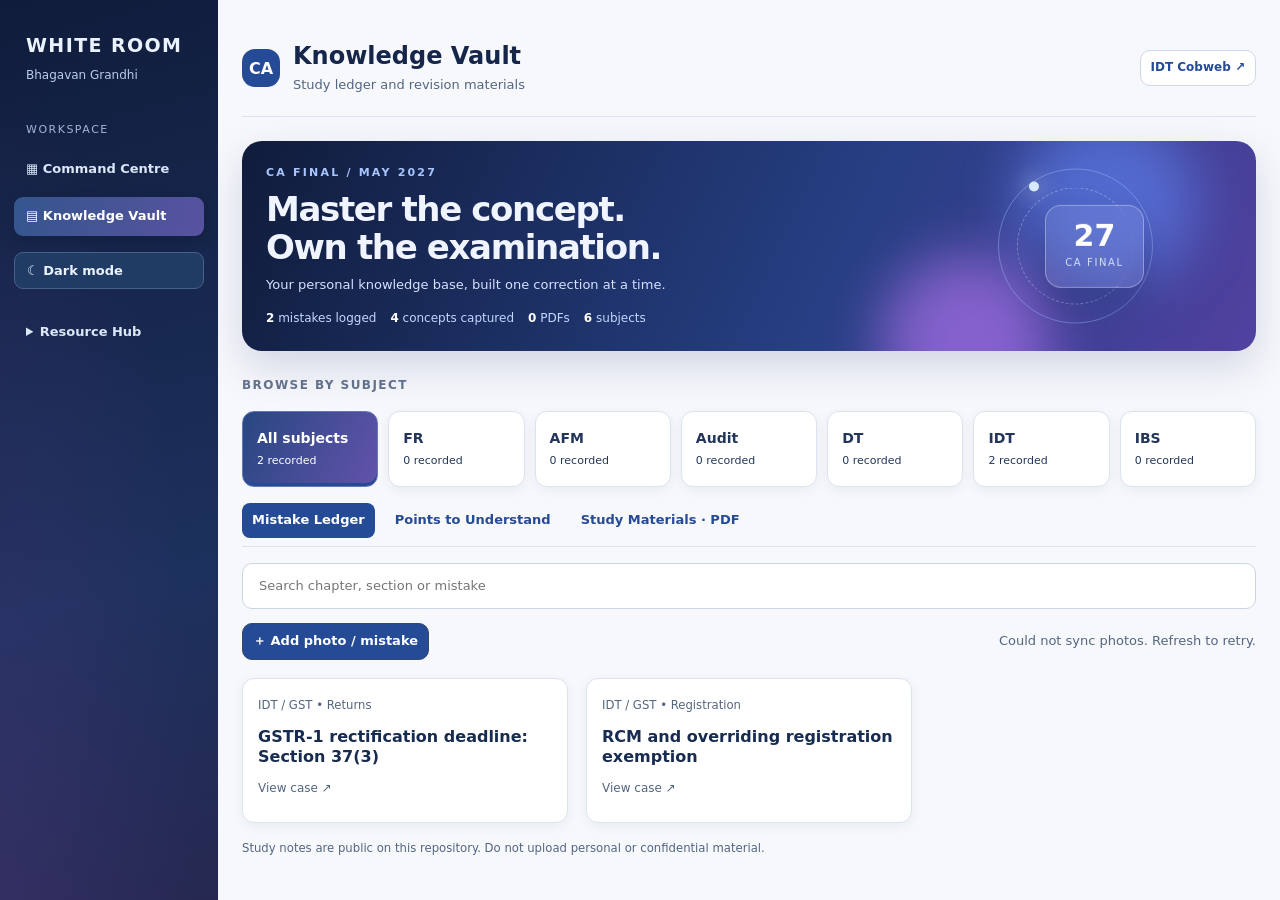
<file: index.html>
<!doctype html><html lang="en"><meta charset="utf-8"><meta name="viewport" content="width=device-width,initial-scale=1"><title>White Room | Knowledge Vault</title><style>*{box-sizing:border-box}body{margin:0;background:#0b1020;color:#edf2ff;font:16px system-ui}main{max-width:1060px;margin:auto;padding:32px 20px}h1{font-size:clamp(32px,5vw,56px);margin:10px 0}p{color:#b7c4db;line-height:1.5}.tabs{display:flex;flex-wrap:wrap;gap:8px;margin:25px 0}button,input{font:inherit;padding:12px;border-radius:10px;border:1px solid #374766;background:#17233c;color:#fff}button{cursor:pointer}button.active{background:#4959bb}input{width:100%}article{background:#131e33;border:1px solid #35425f;border-radius:18px;padding:20px;margin:18px 0}small{color:#aebcda}img{width:100%;height:auto;border-radius:12px}.empty{padding:30px;text-align:center;color:#aebcda}a{color:#a8baff}body{background:#f1f5f9;color:#18243b}main{max-width:1200px}p,small{color:#536680}h1{color:#15264a}.tabs{display:grid;grid-template-columns:repeat(auto-fit,minmax(135px,1fr));gap:15px}.tabs button{min-height:112px;background:white;color:#23365a;border:1px solid #dbe3ef;box-shadow:0 3px 12px #162c5510;font-weight:700;font-size:19px;display:flex;flex-direction:column;align-items:center;justify-content:center;gap:9px}.tabs button.active{background:#254a96;color:white;border-color:#254a96}.tabs button small{font-size:12px;color:inherit;font-weight:400}input{background:white;color:#18243b;border-color:#cbd5e1}#cards{display:grid;grid-template-columns:repeat(auto-fit,minmax(min(100%,300px),1fr));gap:18px}article{background:white;border:1px solid #dbe3ef;box-shadow:0 3px 12px #162c5510;margin:0;cursor:pointer}article h2{font-size:20px;color:#172c50}article img{display:none}article.open img{display:block;margin:15px 0}article a{color:#254a96;display:inline-block;margin-top:12px}article .hint{color:#536680;font-size:14px}article.open{grid-column:1/-1}article.open img{max-width:850px} .empty{color:#536680}#cards{grid-template-columns:repeat(auto-fill,minmax(min(100%,245px),1fr));margin-top:18px;align-items:start}article{min-height:145px;padding:18px;transition:transform .15s,box-shadow .15s}article:hover{transform:translateY(-3px);box-shadow:0 8px 22px #162c5520}article h2{font-size:18px;margin:12px 0}article:focus-visible{outline:3px solid #6488dc}dialog{width:min(760px,92vw);max-height:88dvh;padding:0;border:1px solid #dbe3ef;border-radius:18px;background:white;color:#18243b;box-shadow:0 25px 90px #14213e55;overflow:hidden}dialog::backdrop{background:#111c35aa;backdrop-filter:blur(3px)}.modal-head{padding:15px 20px;display:flex;align-items:center;justify-content:space-between;gap:12px;border-bottom:1px solid #dbe3ef}.modal-head h2{font-size:18px;margin:0}.modal-body{padding:16px;max-height:calc(88dvh - 76px);overflow:auto;text-align:center}.modal-body img{display:block;width:auto;max-width:100%;max-height:68dvh;margin:auto;object-fit:contain}.modal-body a{display:inline-block;margin:12px;color:#254a96}.close{background:#edf1f8;color:#18243b;border:0;min-width:42px;font-size:22px;padding:7px}body:has(dialog[open]){overflow:hidden}#addPhoto{background:#254a96;margin:12px 0 0;font-weight:700}.upload-form{text-align:left;display:grid;gap:12px}.upload-form label{display:grid;gap:5px;font-weight:600}.upload-form select,.upload-form input{width:100%;padding:11px;border:1px solid #cbd5e1;border-radius:9px;background:white;color:#18243b;font:inherit}.upload-form button{background:#254a96}.upload-form p{margin:0;font-size:13px}.upload-form #uploadStatus{white-space:pre-wrap;color:#254a96}.toolbar{display:flex;justify-content:space-between;align-items:center;gap:12px;flex-wrap:wrap}.toolbar button{margin:0!important}#syncStatus{font-size:13px;color:#536680}#sections{display:flex;gap:10px;margin:0 0 18px;flex-wrap:wrap}#sections button{background:white;color:#254a96;border:1px solid #cbd5e1;font-weight:600}#sections button.active{background:#254a96;color:white}#caseModal .modal-body img.tall{max-height:none;width:100%;height:auto}body{background:#f7f8fc;color:#18243b}main{max-width:1280px;padding:0 22px 32px}.site-head{display:flex;align-items:center;justify-content:space-between;gap:18px;padding:22px 0;border-bottom:1px solid #dce3ef}.brand{display:flex;align-items:center;gap:13px}.brand-mark{display:grid;place-items:center;background:#254a96;color:white;width:46px;height:46px;border-radius:13px;font-weight:800;font-size:19px}.site-head h1{font-size:clamp(20px,3vw,30px);margin:0}.site-head p{margin:4px 0 0;font-size:13px}.head-actions{display:flex;align-items:center;gap:10px}.forum-link{display:inline-flex;align-items:center;gap:8px;text-decoration:none;color:#254a96;border:1px solid #cbd8ee;background:white;border-radius:10px;padding:10px 14px;font-weight:700;font-size:14px;white-space:nowrap}.forum-link:hover{background:#eaf1ff}.workspace-label{font-size:12px;letter-spacing:.12em;font-weight:800;color:#65748d;margin:26px 0 8px}.tabs{margin:10px 0 22px;grid-template-columns:repeat(auto-fit,minmax(125px,1fr));gap:12px}.tabs button{min-height:84px;border-radius:12px;align-items:flex-start;padding:14px;gap:6px}.tabs button.active{background:#e8efff;color:#254a96;border-color:#6488d5;box-shadow:inset 0 -3px #254a96}.tabs button small{color:inherit}#sections{border-bottom:1px solid #dce3ef;padding-bottom:8px;margin-bottom:16px}#sections button{border:0;background:transparent;border-radius:8px}#sections button.active{background:#254a96}#search{margin-bottom:14px;border-radius:10px;padding:13px 16px}.toolbar{margin-bottom:8px}article{border-radius:12px;min-height:145px}.dark{background:#101827;color:#e7eefc}.dark h1,.dark article h2{color:#e7eefc}.dark p,.dark small,.dark .workspace-label,.dark .hint,.dark #syncStatus{color:#a8b8d4}.dark .site-head,.dark #sections{border-color:#34415b}.dark article,.dark .tabs button,.dark #search,.dark .forum-link,.dark dialog{background:#1b2941;color:#e7eefc;border-color:#34415b}.dark .tabs button.active,.dark #sections button.active{background:#355b9e;color:white}.dark #sections button{color:#b7caed}.dark .modal-head{border-color:#34415b}.dark .modal-body a{color:#a8c5ff}.theme-toggle{background:white;color:#254a96;border:1px solid #cbd8ee;padding:10px;min-width:42px}.dark .theme-toggle{background:#1b2941;color:white;border-color:#34415b}@media(max-width:600px){main{padding:0 12px 24px}.site-head{align-items:flex-start;gap:8px}.brand-mark{display:none}.forum-link{padding:9px;font-size:12px}.head-actions{gap:5px}.site-head p{font-size:11px}.tabs{grid-template-columns:repeat(3,1fr)}.tabs button{min-height:72px;font-size:16px}}/* Cinematic motion layer */ .hero{position:relative;isolation:isolate;overflow:hidden;margin:24px 0 12px;min-height:220px;border-radius:24px;background:linear-gradient(115deg,#101c3b,#263f83 58%,#5141a0);color:white;padding:32px;display:flex;align-items:center;box-shadow:0 16px 40px #192e6829}.hero-copy{position:relative;z-index:2;max-width:65%;animation:enter .7s both}.hero .eyebrow{font-size:11px;letter-spacing:.2em;color:#a9c5ff;font-weight:800}.hero h2{font-size:clamp(28px,4vw,47px);line-height:1.08;margin:12px 0;letter-spacing:-.04em}.hero p{color:#d5e1ff;margin:0;font-size:14px}.hero-art{position:absolute;right:1%;top:0;width:48%;height:100%;pointer-events:none;overflow:hidden;z-index:1}.orb{position:absolute;border-radius:50%;filter:blur(28px);opacity:.55;animation:drift 9s ease-in-out infinite alternate}.orb.one{width:180px;height:180px;background:#658cff;right:10%;top:-30px}.orb.two{width:170px;height:170px;background:#c67dff;right:40%;bottom:-75px;animation-delay:-4s}.orbit{position:absolute;width:185px;height:185px;border:1px solid #a6c5ff66;border-radius:50%;right:19%;top:50%;transform:translateY(-50%);animation:spin 18s linear infinite}.orbit:before{content:'';position:absolute;inset:18px;border:1px dashed #d2dfff66;border-radius:50%}.orbit:after{content:'';position:absolute;top:12px;left:30px;width:10px;height:10px;background:#d7e8ff;border-radius:50%;box-shadow:0 0 22px #fff}.float-card{position:absolute;right:21%;top:50%;transform:translateY(-50%);padding:18px 23px;border:1px solid #ffffff55;border-radius:16px;background:#ffffff16;backdrop-filter:blur(9px);box-shadow:0 18px 35px #050b2844;text-align:center;animation:floatcard 5s ease-in-out infinite}.float-card strong{display:block;font-size:38px;line-height:1}.float-card span{font-size:10px;letter-spacing:.16em;color:#d5e1ff}.hero-stats{display:flex;gap:18px;flex-wrap:wrap;margin-top:20px;font-size:13px;color:#c6d6ff}.hero-stats b{color:white}.tabs button,article,.forum-link,#sections button,#addPhoto,.theme-toggle{transition:transform .22s ease,box-shadow .22s ease,background .22s ease,border-color .22s ease}.tabs button:hover,.forum-link:hover,#addPhoto:hover{transform:translateY(-3px);box-shadow:0 8px 24px #3858a329}.tabs button:active,article:active,#addPhoto:active{transform:scale(.98)}article{animation:enter .35s both;animation-delay:var(--delay,0ms)}article:hover{border-color:#7796dd;transform:translateY(-4px)}dialog[open]{animation:pop .24s cubic-bezier(.2,.8,.2,1) both}dialog[open]::backdrop{animation:fade .25s both}@keyframes enter{from{opacity:0;transform:translateY(12px)}to{opacity:1;transform:translateY(0)}}@keyframes pop{from{opacity:0;transform:translateY(14px) scale(.96)}to{opacity:1;transform:translateY(0) scale(1)}}@keyframes fade{from{opacity:0}to{opacity:1}}@keyframes drift{to{transform:translate(-45px,30px) scale(1.2)}}@keyframes spin{from{transform:translateY(-50%) rotate(0)}to{transform:translateY(-50%) rotate(360deg)}}@keyframes floatcard{50%{transform:translateY(calc(-50% - 9px))}}@media(max-width:600px){.hero{min-height:190px;padding:22px;border-radius:17px}.hero-copy{max-width:85%}.hero-art{opacity:.48;width:45%}.float-card{right:0;padding:10px}.float-card strong{font-size:25px}.orbit{right:-60px}.hero-stats{gap:9px;font-size:11px}}@media(prefers-reduced-motion:reduce){*,*::before,*::after{animation:none!important;transition:none!important}}#pdfPreview{width:100%;height:64dvh;border:1px solid #cbd5e1;border-radius:10px;background:white}#pdfPreview[hidden]{display:none}.pdf-badge{display:inline-block;padding:4px 8px;border-radius:5px;background:#fee2e2;color:#991b1b;font-size:11px;font-weight:800;margin-bottom:8px}.air-sidebar{position:fixed;inset:0 auto 0 0;width:218px;padding:24px 14px;background:#122445;color:#eaf1ff;z-index:20;display:flex;flex-direction:column;gap:8px;overflow:auto}.air-sidebar .air-brand{font-size:25px;font-weight:800;letter-spacing:1px;padding:8px 12px 20px}.air-sidebar .air-label{font-size:11px;letter-spacing:1.5px;color:#a3b6d7;padding:10px 12px 4px}.air-sidebar a{display:block;text-decoration:none;color:#dce7fa;padding:12px;border-radius:9px;font-size:14px;font-weight:600}.air-sidebar a:hover,.air-sidebar a[aria-current=page]{background:#34568d;color:#fff}.air-sidebar .air-bottom{margin-top:auto}body{padding-left:218px} @media(max-width:760px){body{padding-left:0}.air-sidebar{position:sticky;top:0;width:100%;height:auto;padding:8px;flex-direction:row;align-items:center;overflow-x:auto;gap:4px}.air-sidebar .air-brand{font-size:16px;padding:8px}.air-sidebar .air-label{display:none}.air-sidebar a{white-space:nowrap;font-size:12px;padding:9px}.air-sidebar .air-bottom{margin:0}}.air-sidebar .air-owner{display:block;font-size:13px;font-weight:500;letter-spacing:0;color:#b9ccea;margin-top:7px;white-space:nowrap}@media(max-width:760px){.air-sidebar .air-owner{font-size:10px;margin-top:3px}}.air-sidebar .air-theme{margin:8px 0;padding:11px 12px;background:#203b64;border:1px solid #45618a;color:#eaf1ff;text-align:left;border-radius:9px;font:600 14px system-ui;cursor:pointer}.air-sidebar .air-theme:hover{background:#34568d}body.dark{color-scheme:dark;background:#101827;color:#e7eefc}body.dark h1,body.dark h2,body.dark h3{color:#e7eefc}body.dark p,body.dark small,body.dark .notice{color:#aebed8}body.dark .metric,body.dark .panel,body.dark .card,body.dark .subject-card{background:#1b2941;border-color:#34415b;color:#e7eefc}body.dark .metric strong{color:#a8c5ff}body.dark input,body.dark select,body.dark textarea{background:#142137;color:#e7eefc;border-color:#435371}body.dark input::placeholder,body.dark textarea::placeholder{color:#91a3be}body.dark .subject-tabs{background:#1b2941}body.dark .subject-tabs button,body.dark .subject-picker button,body.dark .nav button,body.dark button.secondary{background:#243652;color:#dce8ff;border-color:#435371}body.dark .subject-tabs button.active,body.dark .subject-picker button.active,body.dark .nav button.active{background:#4569aa;color:white}body.dark th{background:#243652;color:#dce8ff}body.dark th,body.dark td,body.dark .subject-details{border-color:#34415b}body.dark a{color:#a8c5ff}body.dark .hero p{color:#dce7ff}body.dark .air-sidebar{background:#0b1426}body.dark .air-sidebar a[aria-current=page]{background:#34568d;color:white}body.dark progress{background:#101827}body.dark .hero{border-color:#34415b} @media(max-width:760px){.air-sidebar .air-theme{white-space:nowrap;font-size:12px;margin:0;padding:9px}}/* AIR27 cinematic visual system */.hero{position:relative;isolation:isolate;overflow:hidden;min-height:230px;border-radius:24px;background:linear-gradient(115deg,#101c3b,#263f83 58%,#5141a0);color:white;padding:32px;display:flex;align-items:center;box-shadow:0 16px 40px #192e6829}.hero-copy{position:relative;z-index:2;max-width:72%;animation:airEnter .7s both}.hero .eyebrow{font-size:11px;letter-spacing:.2em;color:#a9c5ff;font-weight:800}.hero h2,body.dark .hero h2{color:#f0f4ff;font-size:clamp(28px,3.6vw,47px);line-height:1.08;margin:12px 0;letter-spacing:-.04em}.hero p,body.dark .hero p{color:#d5e1ff;margin:0;font-size:14px}.hero-art{position:absolute;right:1%;top:0;width:48%;height:100%;pointer-events:none;overflow:hidden;z-index:1}.orb{position:absolute;border-radius:50%;filter:blur(28px);opacity:.55;animation:airDrift 9s ease-in-out infinite alternate}.orb.one{width:180px;height:180px;background:#658cff;right:10%;top:-30px}.orb.two{width:170px;height:170px;background:#c67dff;right:40%;bottom:-75px;animation-delay:-4s}.orbit{position:absolute;width:185px;height:185px;border:1px solid #a6c5ff66;border-radius:50%;right:19%;top:50%;transform:translateY(-50%);animation:airSpin 18s linear infinite}.orbit:before{content:'';position:absolute;inset:18px;border:1px dashed #d2dfff66;border-radius:50%}.orbit:after{content:'';position:absolute;top:12px;left:30px;width:10px;height:10px;background:#d7e8ff;border-radius:50%;box-shadow:0 0 22px #fff}.float-card{position:absolute;right:21%;top:50%;transform:translateY(-50%);padding:18px 23px;border:1px solid #ffffff55;border-radius:16px;background:#ffffff16;backdrop-filter:blur(9px);box-shadow:0 18px 35px #050b2844;text-align:center;animation:airFloat 5s ease-in-out infinite}.float-card strong{display:block;font-size:38px;line-height:1;color:white}.float-card span{font-size:10px;letter-spacing:.16em;color:#d5e1ff}.hero-stats{display:flex;gap:18px;flex-wrap:wrap;margin-top:20px;font-size:13px;color:#c6d6ff}.hero-stats b{color:white}.air-sidebar,body.dark .air-sidebar{background:radial-gradient(ellipse at 0% 100%,#49377966,transparent 65%),linear-gradient(165deg,#101c3b,#1d315e 65%,#262851)}.air-sidebar a[aria-current=page],body.dark .air-sidebar a[aria-current=page]{background:linear-gradient(110deg,#34568d,#5952a0);box-shadow:0 4px 14px #08142e55}.metric,.subject-card,body.dark .metric,body.dark .subject-card{position:relative;overflow:hidden;isolation:isolate}.metric:after,.subject-card:after{content:'';position:absolute;z-index:-1;inset:0;pointer-events:none;background:radial-gradient(ellipse at 100% 0%,#658cff24,transparent 65%),radial-gradient(ellipse at 0% 100%,#a785ff13,transparent 60%)}body.dark .metric:after,body.dark .subject-card:after{background:radial-gradient(ellipse at 100% 0%,#658cff29,transparent 65%),radial-gradient(ellipse at 0% 100%,#a785ff18,transparent 60%)}.subject-card:hover,.metric:hover{box-shadow:0 8px 24px #384c8b25}.subject-tabs button.active,body.dark .subject-tabs button.active,.subject-picker button.active,body.dark .subject-picker button.active,.tabs button.active,body.dark .tabs button.active{background:linear-gradient(115deg,#284781,#6252ab);color:white;border-color:#6678ba}.section-title h2{letter-spacing:-.025em}.panel{box-shadow:0 6px 22px #172c5010}body.dark .panel{box-shadow:0 6px 22px #050b2822}@keyframes airEnter{from{opacity:0;transform:translateY(12px)}to{opacity:1;transform:translateY(0)}}@keyframes airDrift{to{transform:translate(-45px,30px) scale(1.2)}}@keyframes airSpin{to{transform:translateY(-50%) rotate(360deg)}}@keyframes airFloat{50%{transform:translateY(calc(-50% - 7px))}}@media(max-width:600px){.hero{min-height:190px;padding:22px;border-radius:17px}.hero-copy{max-width:90%}.hero-art{opacity:.35;width:45%}.float-card{right:0;padding:10px}.float-card strong{font-size:25px}.orbit{right:-60px}.hero-stats{gap:9px;font-size:11px}}@media(prefers-reduced-motion:reduce){.hero-copy,.orb,.orbit,.float-card{animation:none!important}}/* Compact everyday typography */body{font-size:14px;line-height:1.45}main{padding:20px 24px}h1,.site-head h1{font-size:24px;line-height:1.2}h2{font-size:18px;line-height:1.3}h3{font-size:15px}button,input,select,textarea{font-size:13px;padding:8px 10px}.hero{min-height:190px;padding:24px;border-radius:20px}.hero h2,body.dark .hero h2{font-size:clamp(24px,2.7vw,34px);line-height:1.12;margin:9px 0}.hero p,body.dark .hero p{font-size:13px}.hero-stats{font-size:12px;margin-top:15px;gap:14px}.float-card strong{font-size:30px}.orbit{width:155px;height:155px}.float-card{padding:15px 19px}.metric,.panel{padding:14px}.metric strong{font-size:21px}.subject-card{padding:14px}.subject-card strong{font-size:23px}.subject-details b{font-size:14px}.subject-card small,.metric small{font-size:12px}.subject-grid{gap:12px}.tabs{gap:10px;margin:16px 0}.tabs button{font-size:14px;min-height:76px;gap:5px}.tabs button small{font-size:11px}article{padding:15px}article h2,.modal-head h2{font-size:16px}article .hint{font-size:12px}th,td{font-size:13px;padding:8px}.lecture-status{font-size:12px;min-width:104px}.air-sidebar .air-brand{font-size:21px}.air-sidebar .air-owner{font-size:12px}.air-sidebar a,.air-sidebar .air-theme{font-size:13px;padding:10px 12px}.brand-mark{width:38px;height:38px;font-size:16px}.forum-link{font-size:12px;padding:8px 10px}@media(max-width:760px){main{padding:14px}.air-sidebar .air-brand{font-size:15px}.air-sidebar .air-owner{font-size:10px}.air-sidebar a,.air-sidebar .air-theme{font-size:12px;padding:8px}.hero{min-height:170px;padding:20px}.hero h2,body.dark .hero h2{font-size:25px}.hero-stats{font-size:11px;gap:9px}}.air-links{margin:8px 0;min-width:0}.air-links summary{cursor:pointer;padding:10px 12px;color:#dce7fa;font-weight:600;font-size:13px}.air-link-row{display:flex;align-items:center;gap:2px}.air-link-row a{flex:1;min-width:0;overflow-wrap:anywhere}.air-link-row button,.air-add-link{background:#203b64;color:#dce7fa;border:1px solid #45618a;border-radius:7px;padding:6px 9px;font:12px system-ui;cursor:pointer}.air-add-link{margin:5px 12px}.air-links-form{padding:8px;display:grid;gap:7px}.air-links-form input{width:100%;min-width:0;font-size:12px}.air-links-form p{font-size:11px;color:#c6d6ff;margin:0}.air-links-form button{font-size:12px}.air-links-form[hidden]{display:none!important}@media(max-width:760px){.air-links{margin:0}.air-links[open]{position:fixed;top:65px;right:8px;width:min(280px,90vw);max-height:70vh;overflow:auto;background:#172c50;padding:8px;border:1px solid #45618a;border-radius:10px;box-shadow:0 8px 24px #0005}.air-links summary{white-space:nowrap;font-size:12px}}.air-sidebar .air-brand{font-size:19px;letter-spacing:1.4px;white-space:nowrap}@media(max-width:760px){.air-sidebar .air-brand{font-size:14px;letter-spacing:.7px}}</style><body><aside class="air-sidebar" aria-label="White Room navigation"><div class="air-brand">WHITE ROOM<span class="air-owner">Bhagavan Grandhi</span></div><div class="air-label">WORKSPACE</div><a href="performance.html">▦ Command Centre</a><a href="index.html#ledger" aria-current="page">▤ Knowledge Vault</a><button type="button" class="air-theme" id="airTheme" aria-pressed="false">☾ Dark mode</button><details class="air-links" id="essentialLinks"><summary>Resource Hub</summary><div id="airLinkList"></div><button type="button" class="air-add-link" id="airAddLink">＋ Add link</button><form class="air-links-form" id="airLinkForm" hidden><input id="airLinkName" placeholder="Link name" maxlength="80" required><input id="airLinkUrl" type="url" placeholder="https://..." required><button type="submit">Save link</button><button type="button" id="airCancelLink">Cancel</button><p id="airLinkMessage" role="status"></p></form></details></aside><main><header class="site-head"><div class="brand"><div class="brand-mark" aria-hidden="true">CA</div><div><h1>Knowledge Vault</h1><p>Study ledger and revision materials</p></div></div><div class="head-actions"><a class="forum-link" href="https://forum.idtwizard.in/" target="_blank" rel="noopener noreferrer">IDT Cobweb ↗</a></div></header><section class="hero" aria-label="Study overview"><div class="hero-copy"><div class="eyebrow">CA FINAL / MAY 2027</div><h2>Master the concept.<br>Own the examination.</h2><p>Your personal knowledge base, built one correction at a time.</p><div class="hero-stats"><span><b id="heroMistakes">0</b> mistakes logged</span><span><b id="heroPoints">0</b> concepts captured</span><span><b id="heroPdfs">0</b> PDFs</span><span><b>6</b> subjects</span></div></div><div class="hero-art" aria-hidden="true"><i class="orb one"></i><i class="orb two"></i><i class="orbit"></i><div class="float-card"><strong>27</strong><span>CA FINAL</span></div></div></section><div class="workspace-label">BROWSE BY SUBJECT</div><nav class="tabs" id="tabs"></nav><nav id="sections" aria-label="Study categories"><button id="mistakesTab">Mistake Ledger</button><button id="pointsTab">Points to Understand</button><button id="materialsTab">Study Materials · PDF</button></nav><input id="search" placeholder="Search chapter, section or mistake"><div class="toolbar"><button id="addPhoto">＋ Add photo / mistake</button><small id="syncStatus" role="status"></small></div><div id="cards"></div><p><small>Study notes are public on this repository. Do not upload personal or confidential material.</small></p></main><dialog id="caseModal" aria-labelledby="caseTitle"><div class="modal-head"><h2 id="caseTitle"></h2><button class="close" id="closeCase" aria-label="Close chart">×</button></div><div class="modal-body"><img id="caseImage" alt=""><iframe id="pdfPreview" title="PDF document preview" hidden></iframe><a id="caseLink" target="_blank" rel="noopener">Open original chart ↗</a></div></dialog><dialog id="uploadModal" aria-labelledby="uploadTitle"><div class="modal-head"><h2 id="uploadTitle">Add a mistake photo</h2><button class="close" id="closeUpload" aria-label="Close">×</button></div><div class="modal-body"><form id="photoForm" class="upload-form"><label>Subject<select id="photoSubject" required><option>FR</option><option>AFM</option><option>Audit</option><option>DT</option><option>IDT</option><option>IBS</option></select></label><label>Category<select id="photoCategory"><option value="mistake">Mistake Ledger</option><option value="point">Points to Understand</option><option value="pdf">Study Materials · PDF</option></select></label><label>Chapter / topic<input id="photoChapter" required maxlength="120" placeholder="e.g. GST registration"></label><label>Document / entry title<input id="photoTitle" required maxlength="160" placeholder="What did you get wrong?"></label><label id="fileLabel">Photo or PDF<input id="photoFile" type="file" accept="image/png,image/jpeg,image/webp,application/pdf,.pdf" required></label><label>GitHub fine-grained access token<input id="photoToken" type="password" autocomplete="off" required placeholder="Contents: Read and write"></label><p>Use a token restricted to this repository. It is used only for this upload, never stored. Uploaded files will be PUBLIC on GitHub and available across devices. Upload only material you own or have permission to share publicly. Do not upload paid faculty books, confidential or personal information.</p><button id="savePhoto" type="submit">Save to Mistake Ledger</button><p id="uploadStatus" role="status"></p></form></div></dialog><script>const subjects=['All','FR','AFM','Audit','DT','IDT','IBS'];let selected='All',category='mistake';const sectionOf=e=>e.category==='pdf'?'pdf':e.category==='point'?'point':'mistake';const entries=[{subject:'IDT',chapter:'GST • Returns',title:'GSTR-1 rectification deadline: Section 37(3)',image:'mistakes/idt/gstr1-rectification-001.svg',tags:'August 2023 December 2023 November 2024 annual return GSTR-9 amendment error omission deadline',category:'mistake'},{subject:'IDT',chapter:'GST • Registration',title:'RCM and overriding registration exemption',image:'mistakes/idt/registration-001.svg',tags:'Section 22 23 24 notification 5/2017 XYZ Associates'},{subject:'IDT',chapter:'GST • Returns',title:'When GSTR-1 liability exceeds GSTR-3B: five cases',image:'points/idt/gstr1-3b-001.svg',tags:'Rule 88C DRC-01B DRC-03 ITC GSTR-1A IFF Rule 59 duplicate invoice excess payment rate mismatch',category:'point'},{subject:'IDT',chapter:'GST • Refunds',title:'Refund of unutilised ITC: Section 54(3)',image:'points/idt/refund-itc-001.svg',tags:'zero rated supplies LUT inverted duty structure Rule 89(4) Rule 89(5) accumulated input tax credit',category:'point'},{subject:'IDT',chapter:'GST • Refunds',title:'Unjust enrichment: six refund exceptions',image:'points/idt/refund-unjust-enrichment-001.svg',tags:'Section 54 Rule 89 declaration CA CMA certificate export IGST unutilised ITC refund voucher wrong classification electronic cash ledger URP unregistered person consumer welfare fund',category:'point'},{subject:'IDT',chapter:'GST • Refunds',title:'Deemed exports: ITC and refund (no double benefit)',image:'points/idt/deemed-export-refund-001.svg',tags:'deemed export EOU AA EPCG ITC refund bank journal entries circular 172 blocked credit',category:'point'}];const modal=document.getElementById('caseModal');document.getElementById('closeCase').onclick=()=>modal.close();modal.addEventListener('click',ev=>{if(ev.target===modal){const r=modal.getBoundingClientRect();if(ev.clientX<r.left||ev.clientX>r.right||ev.clientY<r.top||ev.clientY>r.bottom)modal.close()}});modal.addEventListener('close',()=>{document.getElementById('pdfPreview').src='about:blank'});function showCase(e){const frame=document.getElementById('pdfPreview'),pic=document.getElementById('caseImage'),anchor=document.getElementById('caseLink');if(sectionOf(e)==='pdf'){document.getElementById('caseTitle').textContent=e.title;pic.style.display='none';frame.hidden=false;frame.src=e.pdf;anchor.href=e.pdf;anchor.removeAttribute('download');anchor.target='_blank';anchor.textContent='Open PDF in new tab ↗';modal.showModal();return}frame.hidden=true;pic.style.display='block';document.getElementById('caseTitle').textContent=e.title;const im=document.getElementById('caseImage');im.src=e.image;im.alt=e.title;im.classList.toggle('tall',sectionOf(e)==='point');const link=document.getElementById('caseLink');link.href=e.image; if(e.image.startsWith('data:')){link.download='mistake-photo.jpg';link.textContent='Download photo ↓';link.removeAttribute('target')}else{link.removeAttribute('download');link.target='_blank';link.textContent='Open original chart ↗'}modal.showModal()}const tabs=document.getElementById('tabs'),cards=document.getElementById('cards'),search=document.getElementById('search');document.getElementById('mistakesTab').onclick=()=>{category='mistake';render()};document.getElementById('pointsTab').onclick=()=>{category='point';render()};document.getElementById('materialsTab').onclick=()=>{category='pdf';render()};function render(){document.getElementById('materialsTab').classList.toggle('active',category==='pdf');document.getElementById('heroPdfs').textContent=entries.filter(e=>sectionOf(e)==='pdf').length;document.getElementById('addPhoto').textContent=category==='pdf'?'＋ Upload PDF':'＋ Add photo / mistake';document.getElementById('heroMistakes').textContent=entries.filter(e=>sectionOf(e)==='mistake').length;document.getElementById('heroPoints').textContent=entries.filter(e=>sectionOf(e)==='point').length;document.getElementById('mistakesTab').classList.toggle('active',category==='mistake');document.getElementById('pointsTab').classList.toggle('active',category==='point');tabs.replaceChildren();subjects.forEach(s=>{let b=document.createElement('button');b.textContent=s==='All'?'All subjects':s;const sub=document.createElement('small');sub.textContent=entries.filter(e=>sectionOf(e)===category&&(s==='All'||e.subject===s)).length+' recorded';b.append(sub);b.className=s===selected?'active':'';b.onclick=()=>{selected=s;render()};tabs.append(b)});cards.replaceChildren();const list=entries.filter(e=>sectionOf(e)===category&&(selected==='All'||e.subject===selected)&&[e.subject,e.chapter,e.title,e.tags].join(' ').toLowerCase().includes(search.value.toLowerCase()));for(const e of list){const a=document.createElement('article');a.style.setProperty('--delay',Math.min(cards.childElementCount*45,250)+'ms');const label=document.createElement('small');label.textContent=e.subject+' / '+e.chapter;const h=document.createElement('h2');h.textContent=e.title;const hint=document.createElement('div');hint.className='hint';hint.textContent=sectionOf(e)==='pdf'?'Read PDF ↗':'View case ↗';if(sectionOf(e)==='pdf'){const badge=document.createElement('div');badge.className='pdf-badge';badge.textContent='PDF';a.append(badge)}a.tabIndex=0;a.setAttribute('role','button');a.setAttribute('aria-haspopup','dialog');a.onclick=()=>showCase(e);a.onkeydown=ev=>{if(ev.key==='Enter'||ev.key===' '){ev.preventDefault();showCase(e)}};a.append(label,h,hint);cards.append(a)}if(!list.length){cards.textContent='No entries in this subject and category yet.';cards.className='empty'}else cards.className=''}search.oninput=render;render();
const apiRoot='https://api.github.com/repos/grandhibhagavan2-coder/ca-final-performance-tracker/contents/';
const uploadDir='mistakes/uploads';
const uploadModal=document.getElementById('uploadModal'),form=document.getElementById('photoForm'),status=document.getElementById('uploadStatus'),sync=document.getElementById('syncStatus');
const el=id=>document.getElementById(id);
el('addPhoto').onclick=()=>{if(selected!=='All')el('photoSubject').value=selected;el('photoCategory').value=category;updateFileType();status.textContent='';uploadModal.showModal()};
el('closeUpload').onclick=()=>{if(!el('savePhoto').disabled)uploadModal.close()};
uploadModal.addEventListener('close',()=>{el('photoToken').value=''});
function updateFileType(){const pdf=el('photoCategory').value==='pdf';el('photoFile').accept=pdf?'application/pdf,.pdf':'image/png,image/jpeg,image/webp';el('uploadTitle').textContent=pdf?'Upload study material (PDF, max 25 MB)':'Add a mistake photo'}el('photoCategory').onchange=()=>{el('photoFile').value='';updateFileType()};const validEntry=e=>e&&subjects.slice(1).includes(e.subject)&&typeof e.title==='string'&&typeof e.chapter==='string'&&(sectionOf(e)==='pdf'?typeof e.pdf==='string'&&/^materials\/[a-f0-9-]+\.pdf$/.test(e.pdf):typeof e.image==='string'&&/^data:image\/(jpeg|png|webp);base64,[A-Za-z0-9+/=]+$/.test(e.image));
async function loadUploads(){try{sync.textContent='Syncing photos…';const res=await fetch(apiRoot+uploadDir,{cache:'no-store'});if(res.status===404){sync.textContent='Ready to add photos';return}if(!res.ok)throw Error('GitHub '+res.status);const files=await res.json();if(!Array.isArray(files))throw Error('Invalid listing');const known=new Set(entries.map(e=>e.id));let failed=0;for(const f of files){if(f.type!=='file'||!f.name.endsWith('.json')||known.has(f.name))continue;try{const rr=await fetch(f.download_url,{cache:'no-store'});if(!rr.ok)throw Error();const e=await rr.json();if(validEntry(e)){entries.push({...e,id:f.name});known.add(f.name)}else failed++}catch{failed++}}render();sync.textContent=failed?'Some photos could not load. Refresh to retry.':'Photos synchronized'}catch(e){sync.textContent='Could not sync photos. Refresh to retry.'}}
function toBase64(str){const bytes=new TextEncoder().encode(str);let raw='';for(let i=0;i<bytes.length;i+=8192)raw+=String.fromCharCode(...bytes.subarray(i,i+8192));return btoa(raw)}
async function preparePhoto(file){if(file.size>25*1024*1024)throw Error('Choose an image below 25 MB.');const bitmap=await createImageBitmap(file);try{const c=document.createElement('canvas');let scale=Math.min(1,1800/Math.max(bitmap.width,bitmap.height));for(let i=0;i<8;i++){c.width=Math.max(1,Math.round(bitmap.width*scale));c.height=Math.max(1,Math.round(bitmap.height*scale));const ctx=c.getContext('2d');ctx.fillStyle='white';ctx.fillRect(0,0,c.width,c.height);ctx.drawImage(bitmap,0,0,c.width,c.height);const data=c.toDataURL('image/jpeg',0.86-i*0.045);if(data.length<750000)return data;scale*=0.82}throw Error('Image could not be compressed enough.')}finally{bitmap.close()}}
form.onsubmit=async ev=>{ev.preventDefault();const btn=el('savePhoto');if(btn.disabled)return;btn.disabled=true;let token=el('photoToken').value.trim();el('photoToken').value='';try{status.textContent='Preparing photo…';const entry={category:el('photoCategory').value,subject:el('photoSubject').value,chapter:el('photoChapter').value.trim(),title:el('photoTitle').value.trim(),tags:'Uploaded material',date:new Date().toISOString()};const file=el('photoFile').files[0];if(!entry.title||!entry.chapter||!file)throw Error('Enter a title, chapter and file.');if(sectionOf(entry)==='pdf'){if(file.size>25*1024*1024)throw Error('PDF must be 25 MB or smaller.');if(await file.slice(0,5).text()!=='%PDF-')throw Error('Choose a valid PDF.');if(!confirm('This PDF will be publicly accessible on GitHub. Do you have permission to share it publicly?'))return;const bytes=new Uint8Array(await file.arrayBuffer());let raw='';for(let i=0;i<bytes.length;i+=8192)raw+=String.fromCharCode(...bytes.subarray(i,i+8192));entry.pdf='materials/'+crypto.randomUUID()+'.pdf';status.textContent='Uploading PDF…';const pdfRes=await fetch(apiRoot+entry.pdf,{method:'PUT',headers:{Authorization:'Bearer '+token,Accept:'application/vnd.github+json','Content-Type':'application/json'},body:JSON.stringify({message:'Add '+entry.subject+' study PDF',content:btoa(raw),branch:'main'})});if(!pdfRes.ok)throw Error('PDF upload failed ('+pdfRes.status+').');entry.tags='PDF study material';}else{entry.image=await preparePhoto(file);entry.tags='Uploaded photo';}if(!validEntry(entry)||!entry.title||!entry.chapter)throw Error('Enter a title, chapter and valid photo.');const id=crypto.randomUUID()+'.json';status.textContent='Saving to GitHub…';const response=await fetch(apiRoot+uploadDir+'/'+id,{method:'PUT',headers:{Authorization:'Bearer '+token,Accept:'application/vnd.github+json','Content-Type':'application/json','X-GitHub-Api-Version':'2022-11-28'},body:JSON.stringify({message:'Add '+entry.subject+' mistake photo',content:toBase64(JSON.stringify(entry)),branch:'main'})});if(!response.ok)throw Error('GitHub rejected upload ('+response.status+'). Check token permissions and repository access. If the PDF itself uploaded, its metadata may still need to be added.');entries.push({...entry,id});selected=entry.subject;category=sectionOf(entry);search.value='';render();form.reset();uploadModal.close();sync.textContent='File saved to GitHub successfully'}catch(e){status.textContent=e.message+' Re-enter your token to retry.'}finally{token='';btn.disabled=false}};
function routeWorkspace(){const repo=location.hash==='#repository';category=repo?'pdf':'mistake';selected='All';search.value='';document.querySelectorAll('.air-sidebar a').forEach(a=>a.removeAttribute('aria-current'));document.querySelector('.air-sidebar a[href="index.html#ledger"]').setAttribute('aria-current','page');render()}window.addEventListener('hashchange',routeWorkspace);if(location.hash)routeWorkspace();loadUploads();</script><script>(function(){const b=document.getElementById('airTheme');function apply(d){document.body.classList.toggle('dark',d);b.textContent=d?'☀ Light mode':'☾ Dark mode';b.setAttribute('aria-pressed',String(d));}let dark=false;try{dark=localStorage.getItem('ledger-theme')==='dark'}catch{}apply(dark);b.onclick=()=>{dark=!document.body.classList.contains('dark');apply(dark);try{localStorage.setItem('ledger-theme',dark?'dark':'light')}catch{}};window.addEventListener('storage',e=>{if(e.key==='ledger-theme')apply(e.newValue==='dark')})})();</script><script>(function(){const key='air27-essential-links-v1',defaults=[{name:'Past Papers',url:'https://drive.google.com/drive/u/0/mobile/folders/1md6hEb9SBoCEBnolRd4KdMix_ZtPXw5e?usp=sharing_eil_se_dm&ts=6b070f7b'},{name:'IDT Cobweb',url:'https://forum.idtwizard.in/'}],el=id=>document.getElementById(id);let links;function safe(url){try{return ['https:','http:'].includes(new URL(url).protocol)}catch{return false}}function load(){try{let v=JSON.parse(localStorage.getItem(key));links=Array.isArray(v)?v.filter(x=>x&&typeof x.name==='string'&&safe(x.url)):defaults.slice()}catch{links=defaults.slice()}}function persist(){try{localStorage.setItem(key,JSON.stringify(links));return true}catch{alert('Browser storage unavailable. Link changes cannot be retained.');return false}}function render(){const list=el('airLinkList');list.replaceChildren();links.forEach((x,i)=>{const row=document.createElement('div');row.className='air-link-row';const a=document.createElement('a');a.textContent=x.name+' ↗';a.href=x.url;a.target='_blank';a.rel='noopener noreferrer';const b=document.createElement('button');b.type='button';b.textContent='×';b.setAttribute('aria-label','Remove '+x.name);b.onclick=()=>{if(confirm('Remove '+x.name+'?')){links.splice(i,1);if(!persist())load();render()}};row.append(a,b);list.append(row)})}load();render();el('airAddLink').onclick=()=>{el('airLinkForm').hidden=false;el('airLinkName').focus()};el('airCancelLink').onclick=()=>{el('airLinkForm').hidden=true};el('airLinkForm').onsubmit=e=>{e.preventDefault();const name=el('airLinkName').value.trim(),url=el('airLinkUrl').value.trim();if(!name||!safe(url)){el('airLinkMessage').textContent='Enter a name and a valid HTTP(S) URL.';return}links.push({name,url});if(!persist()){load();render();return}render();el('airLinkForm').reset();el('airLinkMessage').textContent='';el('airLinkForm').hidden=true};window.addEventListener('storage',e=>{if(e.key===key){load();render()}})})();</script></body></html>
</file>
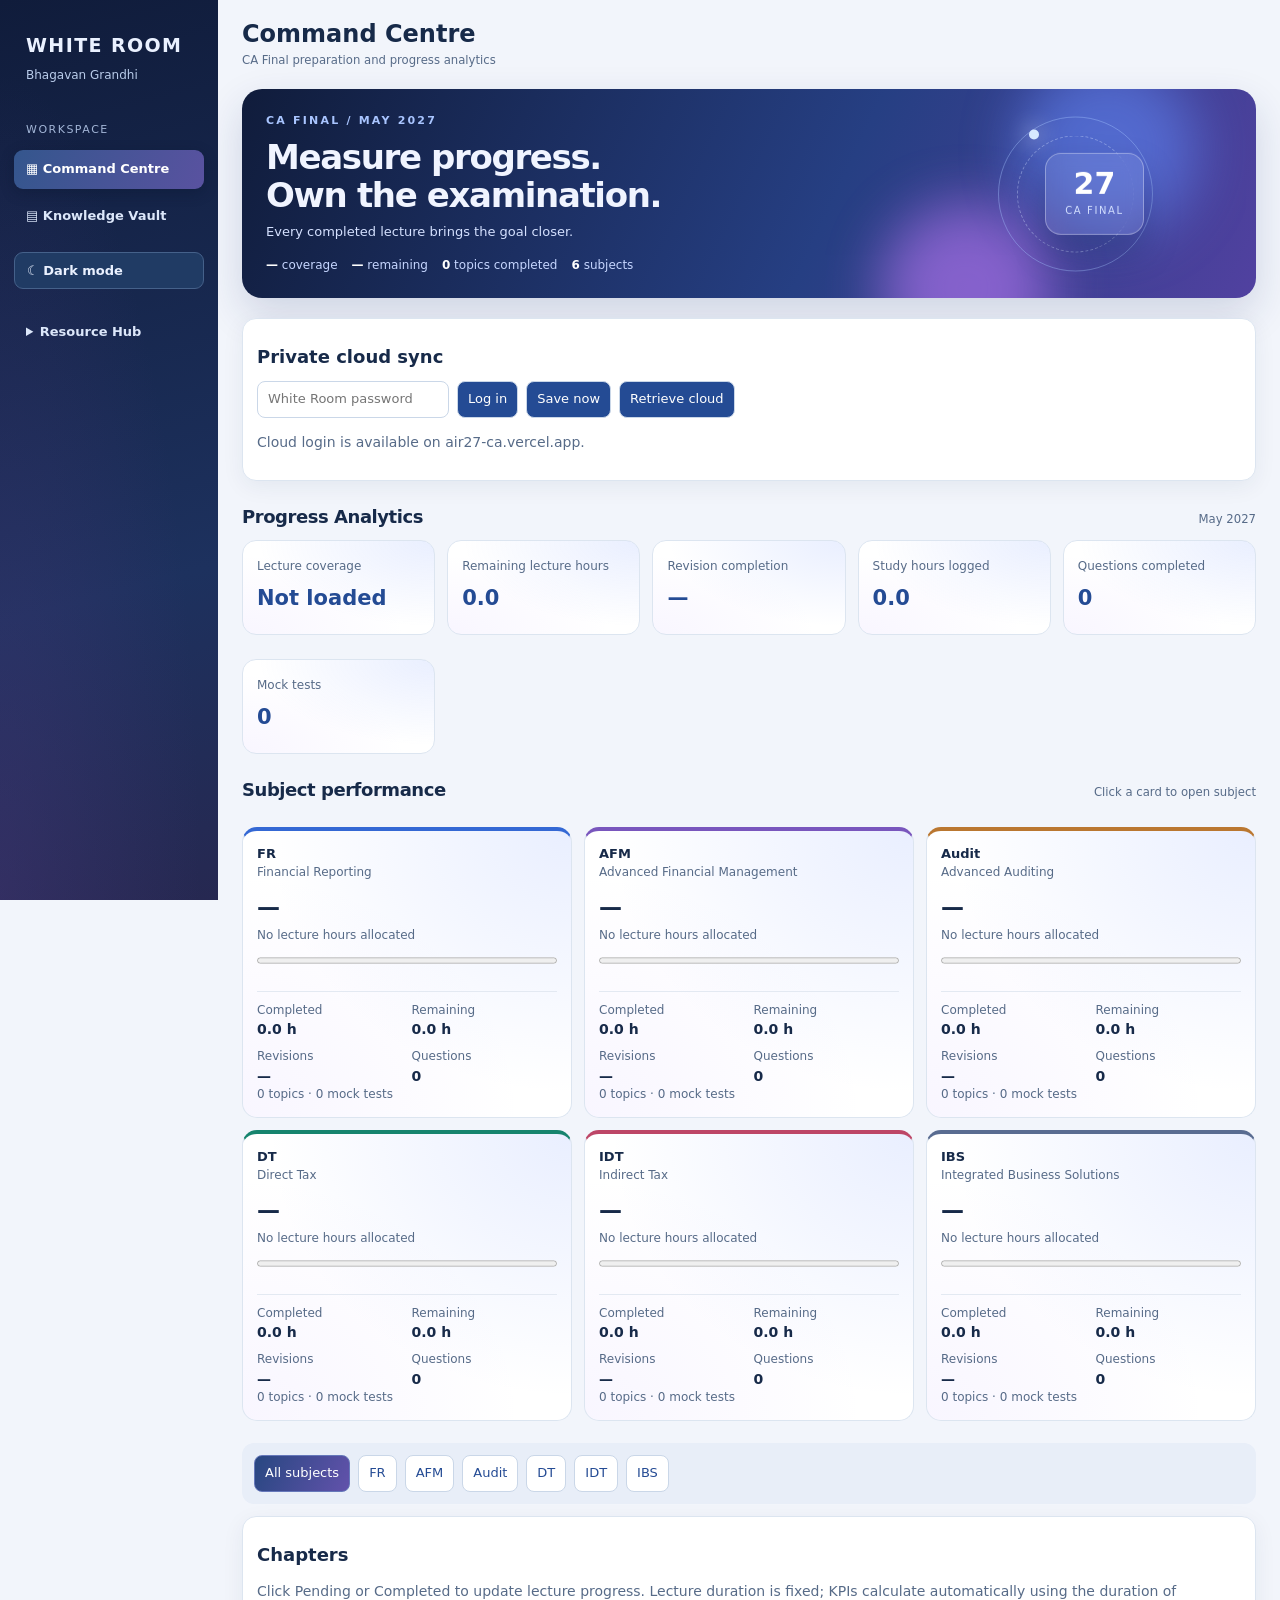
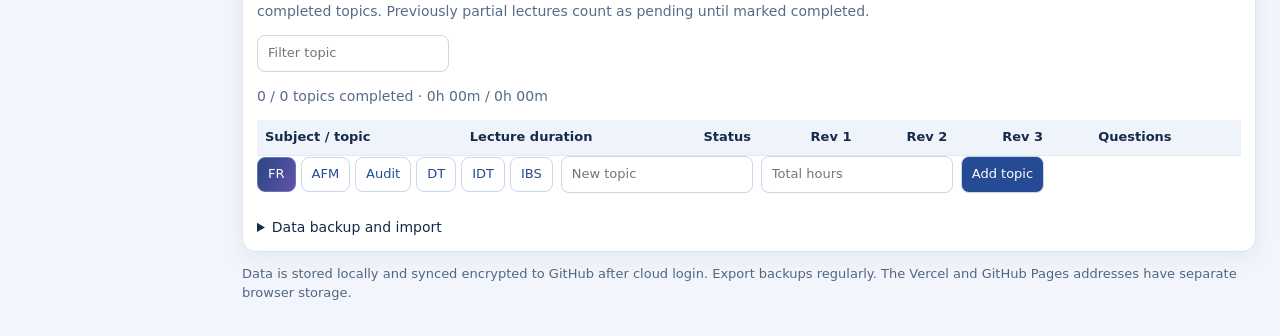
<file: performance.html>
<!doctype html><html lang="en"><meta charset="utf-8"><meta name="viewport" content="width=device-width,initial-scale=1"><title>White Room | Command Centre</title><style>
*{box-sizing:border-box}body{margin:0;font:15px system-ui;color:#172a49;background:#f2f5fb}main{max-width:1180px;margin:auto;padding:24px}header{display:flex;justify-content:space-between;align-items:center;gap:12px}a{color:#2857a5}h1{margin:0}h2{margin:12px 0}small,p{color:#576b88}button,input,select,textarea{font:inherit;border:1px solid #cad7e8;border-radius:8px;padding:9px;background:white;color:#172a49}button{cursor:pointer;background:#244b94;color:white}button.secondary{background:white;color:#244b94}button:disabled{opacity:.5}.hero{background:linear-gradient(120deg,#13284d,#4354a4);color:white;padding:25px;border-radius:18px;margin:20px 0}.hero p{color:#dce7ff}.grid{display:grid;grid-template-columns:repeat(auto-fit,minmax(180px,1fr));gap:12px}.metric,.panel{background:white;border:1px solid #dce5f0;border-radius:14px;padding:16px;margin-bottom:12px}.metric strong{display:block;font-size:24px;margin:7px 0}.nav,.row{display:flex;gap:8px;flex-wrap:wrap;align-items:center;margin:12px 0}.nav button.active{background:#244b94;color:white}.nav button{background:white;color:#244b94}.scroll{overflow:auto}table{border-collapse:collapse;width:100%;min-width:700px}td,th{text-align:left;padding:9px;border-bottom:1px solid #e3e9f2}th{background:#eff4fb}td input[type=number]{width:88px}td input[type=checkbox]{width:18px;height:18px}progress{width:100%;accent-color:#4268b4}form{display:flex;gap:8px;flex-wrap:wrap;align-items:center}textarea{min-height:80px;width:100%}ul{padding-left:20px}li{margin:12px 0}li button{margin-left:8px}.notice{font-size:13px;color:#526781}.card{border:1px solid #dce5f0;border-radius:12px;padding:14px;margin:10px 0}.card p{white-space:pre-wrap}.hidden{display:none}@media(max-width:600px){main{padding:12px}header{flex-wrap:wrap}}@media(prefers-reduced-motion:no-preference){.panel,.metric{animation:in .25s both}@keyframes in{from{opacity:0;transform:translateY(6px)}to{opacity:1;transform:none}}}
.subject-grid{display:grid;grid-template-columns:repeat(3,minmax(0,1fr));gap:14px;margin:14px 0 22px}.subject-card{display:block;text-align:left;background:#fff;color:#172a49;border:1px solid #dce5f0;border-top:4px solid var(--accent);border-radius:15px;padding:17px;min-width:0;transition:transform .15s,box-shadow .15s}.subject-card:hover{transform:translateY(-2px);box-shadow:0 8px 22px #1b35651a}.subject-card[aria-pressed=true]{outline:2px solid var(--accent);outline-offset:2px}.subject-card strong{display:block;font-size:28px;margin:9px 0 3px}.subject-card small{display:block;white-space:normal}.subject-card progress{accent-color:var(--accent);margin:10px 0}.subject-details{display:grid;grid-template-columns:1fr 1fr;gap:9px;margin-top:10px;border-top:1px solid #e3e9f2;padding-top:10px}.subject-details b{display:block;font-size:16px}.subject-tabs{padding:12px;background:#e8eef8;border-radius:12px}.subject-tabs button,.subject-picker button{background:white;color:#244b94}.subject-tabs button.active,.subject-picker button.active{background:#244b94;color:white}.subject-picker{display:inline-flex;flex-wrap:wrap;gap:5px;align-items:center}.subject-picker button{padding:7px 10px}.section-title{display:flex;justify-content:space-between;align-items:baseline;gap:10px}.section-title small{font-weight:normal}.metric strong{color:#244b94}@media(max-width:780px){.subject-grid{grid-template-columns:repeat(2,minmax(0,1fr))}}@media(max-width:400px){.subject-grid{grid-template-columns:1fr}}[hidden]{display:none!important}.air-sidebar{position:fixed;inset:0 auto 0 0;width:218px;padding:24px 14px;background:#122445;color:#eaf1ff;z-index:20;display:flex;flex-direction:column;gap:8px;overflow:auto}.air-sidebar .air-brand{font-size:25px;font-weight:800;letter-spacing:1px;padding:8px 12px 20px}.air-sidebar .air-label{font-size:11px;letter-spacing:1.5px;color:#a3b6d7;padding:10px 12px 4px}.air-sidebar a{display:block;text-decoration:none;color:#dce7fa;padding:12px;border-radius:9px;font-size:14px;font-weight:600}.air-sidebar a:hover,.air-sidebar a[aria-current=page]{background:#34568d;color:#fff}.air-sidebar .air-bottom{margin-top:auto}body{padding-left:218px} @media(max-width:760px){body{padding-left:0}.air-sidebar{position:sticky;top:0;width:100%;height:auto;padding:8px;flex-direction:row;align-items:center;overflow-x:auto;gap:4px}.air-sidebar .air-brand{font-size:16px;padding:8px}.air-sidebar .air-label{display:none}.air-sidebar a{white-space:nowrap;font-size:12px;padding:9px}.air-sidebar .air-bottom{margin:0}}.air-sidebar .air-owner{display:block;font-size:13px;font-weight:500;letter-spacing:0;color:#b9ccea;margin-top:7px;white-space:nowrap}@media(max-width:760px){.air-sidebar .air-owner{font-size:10px;margin-top:3px}}.air-sidebar .air-theme{margin:8px 0;padding:11px 12px;background:#203b64;border:1px solid #45618a;color:#eaf1ff;text-align:left;border-radius:9px;font:600 14px system-ui;cursor:pointer}.air-sidebar .air-theme:hover{background:#34568d}body.dark{color-scheme:dark;background:#101827;color:#e7eefc}body.dark h1,body.dark h2,body.dark h3{color:#e7eefc}body.dark p,body.dark small,body.dark .notice{color:#aebed8}body.dark .metric,body.dark .panel,body.dark .card,body.dark .subject-card{background:#1b2941;border-color:#34415b;color:#e7eefc}body.dark .metric strong{color:#a8c5ff}body.dark input,body.dark select,body.dark textarea{background:#142137;color:#e7eefc;border-color:#435371}body.dark input::placeholder,body.dark textarea::placeholder{color:#91a3be}body.dark .subject-tabs{background:#1b2941}body.dark .subject-tabs button,body.dark .subject-picker button,body.dark .nav button,body.dark button.secondary{background:#243652;color:#dce8ff;border-color:#435371}body.dark .subject-tabs button.active,body.dark .subject-picker button.active,body.dark .nav button.active{background:#4569aa;color:white}body.dark th{background:#243652;color:#dce8ff}body.dark th,body.dark td,body.dark .subject-details{border-color:#34415b}body.dark a{color:#a8c5ff}body.dark .hero p{color:#dce7ff}body.dark .air-sidebar{background:#0b1426}body.dark .air-sidebar a[aria-current=page]{background:#34568d;color:white}body.dark progress{background:#101827}body.dark .hero{border-color:#34415b} @media(max-width:760px){.air-sidebar .air-theme{white-space:nowrap;font-size:12px;margin:0;padding:9px}}.lecture-status{min-width:116px;font-weight:650;border-radius:999px;padding:7px 12px;white-space:nowrap}.lecture-status.complete{background:#e3f5e9;color:#17653a;border-color:#a7d9b8}.lecture-status.pending{background:#fff1db;color:#8b5312;border-color:#e9c58e}body.dark .lecture-status.complete{background:#163c32;color:#9be9bb;border-color:#397b60}body.dark .lecture-status.pending{background:#44331f;color:#ffd49a;border-color:#82613b}/* AIR27 cinematic visual system */.hero{position:relative;isolation:isolate;overflow:hidden;min-height:230px;border-radius:24px;background:linear-gradient(115deg,#101c3b,#263f83 58%,#5141a0);color:white;padding:32px;display:flex;align-items:center;box-shadow:0 16px 40px #192e6829}.hero-copy{position:relative;z-index:2;max-width:72%;animation:airEnter .7s both}.hero .eyebrow{font-size:11px;letter-spacing:.2em;color:#a9c5ff;font-weight:800}.hero h2,body.dark .hero h2{color:#f0f4ff;font-size:clamp(28px,3.6vw,47px);line-height:1.08;margin:12px 0;letter-spacing:-.04em}.hero p,body.dark .hero p{color:#d5e1ff;margin:0;font-size:14px}.hero-art{position:absolute;right:1%;top:0;width:48%;height:100%;pointer-events:none;overflow:hidden;z-index:1}.orb{position:absolute;border-radius:50%;filter:blur(28px);opacity:.55;animation:airDrift 9s ease-in-out infinite alternate}.orb.one{width:180px;height:180px;background:#658cff;right:10%;top:-30px}.orb.two{width:170px;height:170px;background:#c67dff;right:40%;bottom:-75px;animation-delay:-4s}.orbit{position:absolute;width:185px;height:185px;border:1px solid #a6c5ff66;border-radius:50%;right:19%;top:50%;transform:translateY(-50%);animation:airSpin 18s linear infinite}.orbit:before{content:'';position:absolute;inset:18px;border:1px dashed #d2dfff66;border-radius:50%}.orbit:after{content:'';position:absolute;top:12px;left:30px;width:10px;height:10px;background:#d7e8ff;border-radius:50%;box-shadow:0 0 22px #fff}.float-card{position:absolute;right:21%;top:50%;transform:translateY(-50%);padding:18px 23px;border:1px solid #ffffff55;border-radius:16px;background:#ffffff16;backdrop-filter:blur(9px);box-shadow:0 18px 35px #050b2844;text-align:center;animation:airFloat 5s ease-in-out infinite}.float-card strong{display:block;font-size:38px;line-height:1;color:white}.float-card span{font-size:10px;letter-spacing:.16em;color:#d5e1ff}.hero-stats{display:flex;gap:18px;flex-wrap:wrap;margin-top:20px;font-size:13px;color:#c6d6ff}.hero-stats b{color:white}.air-sidebar,body.dark .air-sidebar{background:radial-gradient(ellipse at 0% 100%,#49377966,transparent 65%),linear-gradient(165deg,#101c3b,#1d315e 65%,#262851)}.air-sidebar a[aria-current=page],body.dark .air-sidebar a[aria-current=page]{background:linear-gradient(110deg,#34568d,#5952a0);box-shadow:0 4px 14px #08142e55}.metric,.subject-card,body.dark .metric,body.dark .subject-card{position:relative;overflow:hidden;isolation:isolate}.metric:after,.subject-card:after{content:'';position:absolute;z-index:-1;inset:0;pointer-events:none;background:radial-gradient(ellipse at 100% 0%,#658cff24,transparent 65%),radial-gradient(ellipse at 0% 100%,#a785ff13,transparent 60%)}body.dark .metric:after,body.dark .subject-card:after{background:radial-gradient(ellipse at 100% 0%,#658cff29,transparent 65%),radial-gradient(ellipse at 0% 100%,#a785ff18,transparent 60%)}.subject-card:hover,.metric:hover{box-shadow:0 8px 24px #384c8b25}.subject-tabs button.active,body.dark .subject-tabs button.active,.subject-picker button.active,body.dark .subject-picker button.active,.tabs button.active,body.dark .tabs button.active{background:linear-gradient(115deg,#284781,#6252ab);color:white;border-color:#6678ba}.section-title h2{letter-spacing:-.025em}.panel{box-shadow:0 6px 22px #172c5010}body.dark .panel{box-shadow:0 6px 22px #050b2822}@keyframes airEnter{from{opacity:0;transform:translateY(12px)}to{opacity:1;transform:translateY(0)}}@keyframes airDrift{to{transform:translate(-45px,30px) scale(1.2)}}@keyframes airSpin{to{transform:translateY(-50%) rotate(360deg)}}@keyframes airFloat{50%{transform:translateY(calc(-50% - 7px))}}@media(max-width:600px){.hero{min-height:190px;padding:22px;border-radius:17px}.hero-copy{max-width:90%}.hero-art{opacity:.35;width:45%}.float-card{right:0;padding:10px}.float-card strong{font-size:25px}.orbit{right:-60px}.hero-stats{gap:9px;font-size:11px}}@media(prefers-reduced-motion:reduce){.hero-copy,.orb,.orbit,.float-card{animation:none!important}}/* Compact everyday typography */body{font-size:14px;line-height:1.45}main{padding:20px 24px}h1,.site-head h1{font-size:24px;line-height:1.2}h2{font-size:18px;line-height:1.3}h3{font-size:15px}button,input,select,textarea{font-size:13px;padding:8px 10px}.hero{min-height:190px;padding:24px;border-radius:20px}.hero h2,body.dark .hero h2{font-size:clamp(24px,2.7vw,34px);line-height:1.12;margin:9px 0}.hero p,body.dark .hero p{font-size:13px}.hero-stats{font-size:12px;margin-top:15px;gap:14px}.float-card strong{font-size:30px}.orbit{width:155px;height:155px}.float-card{padding:15px 19px}.metric,.panel{padding:14px}.metric strong{font-size:21px}.subject-card{padding:14px}.subject-card strong{font-size:23px}.subject-details b{font-size:14px}.subject-card small,.metric small{font-size:12px}.subject-grid{gap:12px}.tabs{gap:10px;margin:16px 0}.tabs button{font-size:14px;min-height:76px;gap:5px}.tabs button small{font-size:11px}article{padding:15px}article h2,.modal-head h2{font-size:16px}article .hint{font-size:12px}th,td{font-size:13px;padding:8px}.lecture-status{font-size:12px;min-width:104px}.air-sidebar .air-brand{font-size:21px}.air-sidebar .air-owner{font-size:12px}.air-sidebar a,.air-sidebar .air-theme{font-size:13px;padding:10px 12px}.brand-mark{width:38px;height:38px;font-size:16px}.forum-link{font-size:12px;padding:8px 10px}@media(max-width:760px){main{padding:14px}.air-sidebar .air-brand{font-size:15px}.air-sidebar .air-owner{font-size:10px}.air-sidebar a,.air-sidebar .air-theme{font-size:12px;padding:8px}.hero{min-height:170px;padding:20px}.hero h2,body.dark .hero h2{font-size:25px}.hero-stats{font-size:11px;gap:9px}}.air-links{margin:8px 0;min-width:0}.air-links summary{cursor:pointer;padding:10px 12px;color:#dce7fa;font-weight:600;font-size:13px}.air-link-row{display:flex;align-items:center;gap:2px}.air-link-row a{flex:1;min-width:0;overflow-wrap:anywhere}.air-link-row button,.air-add-link{background:#203b64;color:#dce7fa;border:1px solid #45618a;border-radius:7px;padding:6px 9px;font:12px system-ui;cursor:pointer}.air-add-link{margin:5px 12px}.air-links-form{padding:8px;display:grid;gap:7px}.air-links-form input{width:100%;min-width:0;font-size:12px}.air-links-form p{font-size:11px;color:#c6d6ff;margin:0}.air-links-form button{font-size:12px}.air-links-form[hidden]{display:none!important}@media(max-width:760px){.air-links{margin:0}.air-links[open]{position:fixed;top:65px;right:8px;width:min(280px,90vw);max-height:70vh;overflow:auto;background:#172c50;padding:8px;border:1px solid #45618a;border-radius:10px;box-shadow:0 8px 24px #0005}.air-links summary{white-space:nowrap;font-size:12px}}.air-sidebar .air-brand{font-size:19px;letter-spacing:1.4px;white-space:nowrap}@media(max-width:760px){.air-sidebar .air-brand{font-size:14px;letter-spacing:.7px}}</style><body><aside class="air-sidebar" aria-label="White Room navigation"><div class="air-brand">WHITE ROOM<span class="air-owner">Bhagavan Grandhi</span></div><div class="air-label">WORKSPACE</div><a href="performance.html" aria-current="page">▦ Command Centre</a><a href="index.html#ledger">▤ Knowledge Vault</a><button type="button" class="air-theme" id="airTheme" aria-pressed="false">☾ Dark mode</button><details class="air-links" id="essentialLinks"><summary>Resource Hub</summary><div id="airLinkList"></div><button type="button" class="air-add-link" id="airAddLink">＋ Add link</button><form class="air-links-form" id="airLinkForm" hidden><input id="airLinkName" placeholder="Link name" maxlength="80" required><input id="airLinkUrl" type="url" placeholder="https://..." required><button type="submit">Save link</button><button type="button" id="airCancelLink">Cancel</button><p id="airLinkMessage" role="status"></p></form></details></aside><main><header><div><h1>Command Centre</h1><small>CA Final preparation and progress analytics</small></div></header><section class="hero" aria-label="Preparation overview"><div class="hero-copy"><div class="eyebrow">CA FINAL / MAY 2027</div><h2>Measure progress.<br>Own the examination.</h2><p>Every completed lecture brings the goal closer.</p><div class="hero-stats"><span><b id="heroCoverage">—</b> coverage</span><span><b id="heroRemaining">—</b> remaining</span><span><b id="heroCompleted">0</b> topics completed</span><span><b>6</b> subjects</span></div></div><div class="hero-art" aria-hidden="true"><i class="orb one"></i><i class="orb two"></i><i class="orbit"></i><div class="float-card"><strong>27</strong><span>CA FINAL</span></div></div></section><section class="panel" id="cloudControls"><h2>Private cloud sync</h2><div class="row"><input id="cloudPassword" type="password" autocomplete="current-password" placeholder="White Room password"><button id="cloudLogin">Log in</button><button id="cloudLogout" hidden>Sign out</button><button id="cloudPush">Save now</button><button id="cloudPull">Retrieve cloud</button></div><p id="cloudStatus" role="status">Checking cloud connection…</p></section><div class="section-title"><h2>Progress Analytics</h2><small>May 2027</small></div><div class="grid" id="metrics"></div><div class="section-title"><h2>Subject performance</h2><small>Click a card to open subject</small></div><div class="subject-grid" id="subjectCards"></div><div class="nav subject-tabs" id="subjectTabs" aria-label="Subject tabs"></div><section class="panel" id="view"></section><p id="status" role="status" class="notice"></p><p class="notice">Data is stored locally and synced encrypted to GitHub after cloud login. Export backups regularly. The Vercel and GitHub Pages addresses have separate browser storage.</p></main><script>
const subjects=['FR','AFM','Audit','DT','IDT','IBS'], tabs=['Chapters','Revisions','Daily targets','Study timer','Mock tests','Flashcards & notes','Backup'];let tab=tabs[0],subject='All',db,state;const $=id=>document.getElementById(id);const mk=(tag,t,parent)=>{let e=document.createElement(tag);if(t!==undefined)e.textContent=t;if(parent)parent.append(e);return e};const btn=(p,t,f)=>{let b=mk('button',t,p);b.type='button';b.onclick=f;return b};const today=()=>new Date().toLocaleDateString('en-CA');const datePlus=n=>{let d=new Date();d.setDate(d.getDate()+n);return d.toISOString().slice(0,10)};const fmt=n=>Number(n||0).toFixed(1);const fresh=()=>({version:1,chapters:[],tasks:[],sessions:[],tests:[],notes:[],reviews:{},timer:null});const uid=()=>crypto.randomUUID();
function openDB(){return new Promise((resolve,reject)=>{const q=indexedDB.open('air27-private-v1',1);q.onupgradeneeded=()=>q.result.createObjectStore('state');q.onsuccess=()=>resolve(q.result);q.onerror=()=>reject(q.error)})}
function read(){return new Promise((resolve,reject)=>{let q=db.transaction('state').objectStore('state').get('current');q.onsuccess=()=>resolve(q.result);q.onerror=()=>reject(q.error)})}
async function save(){return new Promise((resolve,reject)=>{let t=db.transaction('state','readwrite');t.objectStore('state').put(state,'current');t.oncomplete=()=>{$('status').textContent='Saved locally · '+new Date().toLocaleTimeString();resolve()};t.onerror=()=>{$('status').textContent='Save failed. Export a backup.';reject(t.error)}})}
function change(){revision++;state.serverDirty=true;save().catch(()=>{});render();queueCloud()}
function input(p,type,placeholder){let e=mk('input',undefined,p);e.type=type;e.placeholder=placeholder||'';return e}function select(p,opts){let wrap=mk('div',undefined,p);wrap.className='subject-picker';wrap.setAttribute('role','group');wrap.setAttribute('aria-label','Select subject');let current=opts.includes(subject)?subject:opts[0];let buttons=[];const sync=()=>buttons.forEach(([b,x])=>{b.className=x===current?'active':'';b.setAttribute('aria-pressed',String(x===current))});Object.defineProperty(wrap,'value',{get:()=>current,set:v=>{if(opts.includes(v)){current=v;sync()}}});opts.forEach(x=>{let b=btn(wrap,x,()=>{wrap.value=x;if(wrap.onchange)wrap.onchange()});buttons.push([b,x])});sync();return wrap}function field(p,label,type,placeholder){let l=mk('label',label+' ',p);return input(l,type,placeholder)}
function duration(hours){let m=Math.round(hours*60);return Math.floor(m/60)+'h '+String(m%60).padStart(2,'0')+'m'}
function isComplete(c){return typeof c.completed==='boolean'?c.completed:c.total>0&&c.done>=c.total-0.000001}
function completedHours(c){return isComplete(c)?c.total:0}
function metrics(){let ht=state.chapters.reduce((a,c)=>a+c.total,0),hd=state.chapters.reduce((a,c)=>a+completedHours(c),0);$('heroCoverage').textContent=ht?fmt(hd/ht*100)+'%':'—';$('heroRemaining').textContent=ht?duration(Math.max(0,ht-hd)):'—';$('heroCompleted').textContent=state.chapters.filter(isComplete).length;let p=$('metrics');p.replaceChildren();let total=state.chapters.reduce((a,c)=>a+c.total,0),done=state.chapters.reduce((a,c)=>a+completedHours(c),0),rev=state.chapters.reduce((a,c)=>a+c.rev.filter(Boolean).length,0),hours=state.sessions.reduce((a,c)=>a+c.seconds,0)/3600;[['Lecture coverage',total?fmt(done/total*100)+'%':'Not loaded'],['Remaining lecture hours',fmt(total-done)],['Revision completion',state.chapters.length?fmt(rev/(3*state.chapters.length)*100)+'%':'—'],['Study hours logged',fmt(hours)],['Questions completed',state.chapters.reduce((a,c)=>a+c.questions,0)],['Mock tests',state.tests.length]].forEach(([a,b])=>{let c=mk('div',undefined,p);c.className='metric';mk('small',a,c);mk('strong',b,c)})}
const subjectNames={FR:'Financial Reporting',AFM:'Advanced Financial Management',Audit:'Advanced Auditing',DT:'Direct Tax',IDT:'Indirect Tax',IBS:'Integrated Business Solutions'},subjectColors=['#3468d4','#7956bd','#ba7730','#16846e','#bd4667','#596c91'];
function scope(rows){return rows.filter(c=>subject==='All'||c.subject===subject)}
function subjectDashboard(){let p=$('subjectCards');p.replaceChildren();subjects.forEach((s,i)=>{let rows=state.chapters.filter(c=>c.subject===s),total=rows.reduce((a,c)=>a+c.total,0),done=rows.reduce((a,c)=>a+completedHours(c),0),rev=rows.reduce((a,c)=>a+c.rev.filter(Boolean).length,0),questions=rows.reduce((a,c)=>a+c.questions,0),pct=total?done/total*100:0;let c=btn(p,'',()=>{subject=s;tab='Chapters';render();$('subjectTabs').scrollIntoView({block:'nearest'})});c.className='subject-card';c.style.setProperty('--accent',subjectColors[i]);c.setAttribute('aria-pressed',String(subject===s));mk('b',s,c);mk('small',subjectNames[s],c);mk('strong',total?fmt(pct)+'%':'—',c);mk('small',total?'Lecture completion':'No lecture hours allocated',c);let pr=mk('progress',undefined,c);pr.max=100;pr.value=pct;pr.setAttribute('aria-label',s+' lecture completion');let d=mk('div',undefined,c);d.className='subject-details';[['Completed',fmt(done)+' h'],['Remaining',fmt(total-done)+' h'],['Revisions',rows.length?fmt(rev/(3*rows.length)*100)+'%':'—'],['Questions',String(questions)]].forEach(([label,value])=>{let v=mk('div',undefined,d);mk('small',label,v);mk('b',value,v)});mk('small',rows.length+' topics · '+state.tests.filter(x=>x.subject===s).length+' mock tests',c)});let n=$('subjectTabs');n.replaceChildren();['All',...subjects].forEach(s=>{let b=btn(n,s==='All'?'All subjects':s,()=>{subject=s;render()});b.className=subject===s?'active':'';b.setAttribute('aria-pressed',String(subject===s))})}
function render(){metrics();subjectDashboard();let p=$('view');p.replaceChildren();mk('h2','Chapters'+(subject==='All'?'':' · '+subject),p);chapters(p);let utilities=mk('details',undefined,p);utilities.style.marginTop='24px';mk('summary','Data backup and import',utilities);backup(utilities)}
function chapters(p){mk('p','Click Pending or Completed to update lecture progress. Lecture duration is fixed; KPIs calculate automatically using the duration of completed topics. Previously partial lectures count as pending until marked completed.',p);let row=mk('div',undefined,p);row.className='row';let q=input(row,'search','Filter topic');let summary=mk('p','',p);let box=mk('div',undefined,p);box.className='scroll';function table(){box.replaceChildren();let rows=state.chapters.filter(c=>(subject==='All'||c.subject===subject)&&c.name.toLowerCase().includes(q.value.toLowerCase()));let total=rows.reduce((a,c)=>a+c.total,0),done=rows.reduce((a,c)=>a+completedHours(c),0);summary.textContent=rows.filter(isComplete).length+' / '+rows.length+' topics completed · '+duration(done)+' / '+duration(total);let t=mk('table',undefined,box),head=mk('tr',undefined,mk('thead',undefined,t));['Subject / topic','Lecture duration','Status','Rev 1','Rev 2','Rev 3','Questions'].forEach(x=>mk('th',x,head));let body=mk('tbody',undefined,t);rows.forEach(c=>{let r=mk('tr',undefined,body);mk('td',c.subject+' · '+c.name,r);mk('td',duration(c.total),r);let cell=mk('td',undefined,r),status=btn(cell,isComplete(c)?'✓ Completed':'○ Pending',()=>{c.completed=!isComplete(c);c.done=c.completed?c.total:0;change()});status.className='lecture-status '+(isComplete(c)?'complete':'pending');status.setAttribute('aria-pressed',String(isComplete(c)));status.setAttribute('aria-label',c.name+' — '+(isComplete(c)?'Completed; mark pending':'Pending; mark completed'));c.rev.forEach((v,i)=>{let b=input(mk('td',undefined,r),'checkbox');b.checked=v;b.onchange=()=>{c.rev[i]=b.checked;change()}});let z=input(mk('td',undefined,r),'number');z.min=0;z.value=c.questions;z.onchange=()=>{c.questions=Math.max(0,Math.floor(Number(z.value)||0));change()}})}q.oninput=table;table();let form=mk('form',undefined,p),sub=select(form,subjects),name=input(form,'text','New topic'),hrs=input(form,'number','Total hours');hrs.min=0;hrs.step='any';btn(form,'Add topic',()=>{if(!name.value.trim())return;state.chapters.push({id:uid(),subject:sub.value,name:name.value.trim(),total:Math.max(0,Number(hrs.value)||0),done:0,completed:false,rev:[false,false,false],questions:0});change()})}
function revisions(p){mk('p','Use active recall. A successful recall advances the interval (1, 3, 7, 15, 30 days); a failed recall resets it.',p);let f=mk('div',undefined,p);f.className='row';let sub=select(f,subjects),title=input(f,'text','Concept or mistake title');btn(f,'Add review',()=>{if(!title.value.trim())return;state.reviews[uid()]={subject:sub.value,title:title.value.trim(),stage:0,due:datePlus(0),mastered:false,bookmarked:false};change()});let entries=Object.entries(state.reviews).filter(([k,v])=>subject==='All'||v.subject===subject).sort((a,b)=>a[1].due.localeCompare(b[1].due));mk('p',entries.filter(([k,v])=>!v.mastered&&v.due<=datePlus(0)).length+' due today',p);for(let [k,v] of entries){let c=mk('div',undefined,p);c.className='card';mk('strong',v.subject+' · '+v.title,c);mk('p',v.mastered?'Mastered':'Due '+v.due+' · Stage '+v.stage,c);btn(c,'Recall correct',()=>{let intervals=[1,3,7,15,30];if(v.stage>=5)v.mastered=true;else{v.due=datePlus(intervals[v.stage]);v.stage++}change()});btn(c,'Recall failed',()=>{v.stage=0;v.mastered=false;v.due=datePlus(1);change()});btn(c,v.bookmarked?'★ Saved':'☆ Bookmark',()=>{v.bookmarked=!v.bookmarked;change()});btn(c,'Remove',()=>{if(confirm('Remove review?')){delete state.reviews[k];change()}})}}
function tasks(p){let f=mk('div',undefined,p);f.className='row';let d=input(f,'date');d.value=datePlus(0);let s=select(f,subjects),t=input(f,'text','Target');btn(f,'Add target',()=>{if(!t.value.trim()||!d.value)return;state.tasks.push({id:uid(),date:d.value,subject:s.value,text:t.value.trim(),done:false});change()});for(let x of scope(state.tasks).sort((a,b)=>b.date.localeCompare(a.date))){let r=mk('div',undefined,p);r.className='card';let b=input(r,'checkbox');b.checked=x.done;b.onchange=()=>{x.done=b.checked;change()};mk('span',' '+x.date+' · '+x.subject+' · '+x.text,r);btn(r,'Remove',()=>{state.tasks=state.tasks.filter(y=>y.id!==x.id);change()})}}
function timer(p){let s=select(p,subjects);if(state.timer)s.value=state.timer.subject;let display=mk('h2','00:00:00',p);display.id='clock';btn(p,'Start',()=>{if(!state.timer){state.timer={subject:s.value,start:Date.now()};change()}});btn(p,'Stop & log',()=>{if(state.timer){state.sessions.push({id:uid(),subject:state.timer.subject,date:datePlus(0),seconds:Math.max(0,Math.round((Date.now()-state.timer.start)/1000))});state.timer=null;change()}});tick();for(let x of scope(state.sessions).reverse()){let r=mk('div',x.date+' · '+x.subject+' · '+fmt(x.seconds/3600)+' hours',p);btn(r,'Remove',()=>{state.sessions=state.sessions.filter(y=>y.id!==x.id);change()})}}
function tick(){let e=$('clock');if(e){let n=state.timer?Math.max(0,Math.floor((Date.now()-state.timer.start)/1000)):0;e.textContent=[Math.floor(n/3600),Math.floor(n/60)%60,n%60].map(x=>String(x).padStart(2,'0')).join(':')}}
function tests(p){let f=mk('div',undefined,p);f.className='row';let s=select(f,subjects),t=input(f,'text','Test name'),m=input(f,'number','Marks scored'),max=input(f,'number','Maximum marks'),reason=input(f,'text','Reason for lost marks');btn(f,'Save test',()=>{let a=Number(m.value),b=Number(max.value);if(!t.value.trim()||m.value===''||!Number.isFinite(a)||b<=0||a<0||a>b)return alert('Enter valid marks and title.');state.tests.push({id:uid(),subject:s.value,title:t.value.trim(),marks:a,max:b,reason:reason.value,date:datePlus(0)});change()});let visible=scope(state.tests);if(visible.length)mk('p','Average score: '+fmt(visible.reduce((a,x)=>a+x.marks/x.max,0)/visible.length*100)+'%',p);for(let x of visible.reverse()){let c=mk('div',undefined,p);c.className='card';mk('strong',x.subject+' · '+x.title+' · '+x.marks+'/'+x.max,c);mk('p',x.date+' · '+x.reason,c);btn(c,'Remove',()=>{state.tests=state.tests.filter(y=>y.id!==x.id);change()})}}
function notes(p){let f=mk('div',undefined,p);f.className='row';let s=select(f,subjects),t=input(f,'text','Question / title'),a=mk('textarea',undefined,p);a.placeholder='Answer / personal note';btn(p,'Save flashcard / note',()=>{if(!t.value.trim()||!a.value.trim())return;state.notes.push({id:uid(),subject:s.value,title:t.value.trim(),answer:a.value,bookmarked:false});change()});for(let x of scope(state.notes)){let c=mk('div',undefined,p);c.className='card';mk('strong',x.subject+' · '+x.title,c);let ans=mk('p',x.answer,c);ans.hidden=true;btn(c,'Reveal / hide',()=>ans.hidden=!ans.hidden);btn(c,x.bookmarked?'★ Saved':'☆ Bookmark',()=>{x.bookmarked=!x.bookmarked;change()});btn(c,'Remove',()=>{state.notes=state.notes.filter(y=>y.id!==x.id);change()})}}
function backup(p){cloudPanel(p);mk('p','Download a JSON backup or import the starter file. Imports replace the current local records only after confirmation.',p);btn(p,'Export private backup',()=>{let a=document.createElement('a'),url=URL.createObjectURL(new Blob([JSON.stringify(state,null,2)],{type:'application/json'}));a.href=url;a.download='AIR27-backup-'+datePlus(0)+'.json';a.click();setTimeout(()=>URL.revokeObjectURL(url),1000)});let f=input(p,'file');f.accept='.json,application/json';btn(p,'Import selected JSON',async()=>{try{if(!f.files||!f.files.length){alert('Choose your AIR27 JSON backup file first, then click Import.');return}let v=JSON.parse(await f.files[0].text());if(v.version!==1||!['chapters','tasks','sessions','tests','notes'].every(k=>Array.isArray(v[k]))||!v.reviews||!v.chapters.every(c=>subjects.includes(c.subject)&&typeof c.name==='string'&&Number.isFinite(c.total)&&Number.isFinite(c.done)&&c.total>=c.done&&c.done>=0&&Array.isArray(c.rev)&&c.rev.length===3&&Number.isFinite(c.questions)))throw Error('Invalid AIR27 backup');if(confirm('Replace current local data? Export first if needed.')){state={...v,serverSha:state.serverSha||null};change()}}catch(e){alert(e.message)}})}


const supported=location.hostname==='air27-ca.vercel.app';let logged=false,ready=false,pending=false,saving=false,timeout=null,revision=0;
const cloudStatus=()=>document.getElementById('cloudStatus');
function say(s){const e=cloudStatus();if(e)e.textContent=s}
async function request(body){if(!supported)throw Error('Open AIR27 on air27-ca.vercel.app for cloud access.');const r=await fetch('/api/progress',{method:body?'POST':'GET',credentials:'same-origin',cache:'no-store',...(body?{headers:{'Content-Type':'application/json'},body:JSON.stringify(body)}:{})});let v;try{v=await r.json()}catch{throw Error('Cloud API unavailable. Local data is safe.')}if(!r.ok){const e=Error(v.error||'Cloud request failed');e.status=r.status;throw e}return v}
function localHasData(){return ['chapters','tasks','sessions','tests','notes'].some(k=>state[k].length)||Object.keys(state.reviews).length}
async function connect(){try{const remote=await request();logged=true;if(remote.sha===(state.serverSha||null)){ready=true;say('Cloud connected. Changes will save automatically.');if(localHasData()&&!remote.sha)queueCloud();else if(state.serverDirty)queueCloud()}else if(!localHasData()&&!state.serverDirty&&remote.state){state={...remote.state,serverSha:remote.sha,serverDirty:false,timer:null};await save();ready=true;render();say('Latest cloud progress loaded.')}else{ready=false;say('Cloud contains a different version. Export local backup, then use Retrieve cloud to resolve.')}document.getElementById('cloudPassword').hidden=true;document.getElementById('cloudLogin').hidden=true;document.getElementById('cloudLogout').hidden=false}catch(e){logged=false;ready=false;say(e.status===401?'Enter your White Room password to enable cloud saving.':e.message)}}
function queueCloud(){if(!logged||!ready)return;pending=true;clearTimeout(timeout);timeout=setTimeout(flushCloud,3500);say('Changes saved locally; cloud save pending…')}
async function flushCloud(){if(saving||!logged||!ready||!pending)return;pending=false;saving=true;const n=revision,snapshot=JSON.parse(JSON.stringify(state));delete snapshot.serverDirty;delete snapshot.serverSha;try{const result=await request({action:'save',sha:state.serverSha||null,state:snapshot});state.serverSha=result.sha;state.serverDirty=revision!==n;await save();say('Encrypted cloud backup saved · '+new Date().toLocaleTimeString());if(state.serverDirty)pending=true}catch(e){pending=true;if(e.status===409||e.status===401){ready=false;if(e.status===401){logged=false;document.getElementById('cloudPassword').hidden=false;document.getElementById('cloudLogin').hidden=false;document.getElementById('cloudLogout').hidden=true}}say(e.message+' Local progress retained.')}finally{saving=false;if(pending&&ready&&revision!==n)queueCloud()}}
async function retrieve(){if(saving)return;try{const remote=await request();if(!remote.state)throw Error('No cloud backup yet.');if(!confirm('Replace local progress with cloud data? Export local backup first if necessary.'))return;clearTimeout(timeout);pending=false;state={...remote.state,serverSha:remote.sha,serverDirty:false,timer:null};await save();logged=true;ready=true;render();say('Cloud progress retrieved.')}catch(e){say(e.message)}}
function cloudPanel(p){mk('p','Cloud login and sync controls are at the top of this page. Use the JSON export below to preserve an independent backup before switching devices.',p)}
function setupCloud(){const panel=document.getElementById('cloudControls');if(!supported){say('Cloud login is available on air27-ca.vercel.app.');return}const pass=document.getElementById('cloudPassword');document.getElementById('cloudLogin').onclick=async()=>{const pw=pass.value;pass.value='';try{await request({action:'login',password:pw});await connect()}catch(e){say(e.message)}};document.getElementById('cloudLogout').onclick=async()=>{try{if(saving)return;if(pending&&!confirm('Cloud save is pending. Sign out anyway? Local changes remain.'))return;await request({action:'logout'});clearTimeout(timeout);logged=false;ready=false;pass.hidden=false;document.getElementById('cloudLogin').hidden=false;document.getElementById('cloudLogout').hidden=true;say('Signed out of cloud. Local data remains on this browser.')}catch(e){say(e.message)}};document.getElementById('cloudPull').onclick=retrieve;document.getElementById('cloudPush').onclick=()=>{if(!logged||!ready){say('Connect and resolve any cloud conflict first.');return}pending=true;flushCloud()};connect()}
(async()=>{try{db=await openDB();state=await read()||fresh();render();setupCloud();setInterval(tick,1000)}catch(e){$('view').textContent='Private browser storage unavailable: '+e.message}})();
</script><script>(function(){const b=document.getElementById('airTheme');function apply(d){document.body.classList.toggle('dark',d);b.textContent=d?'☀ Light mode':'☾ Dark mode';b.setAttribute('aria-pressed',String(d));}let dark=false;try{dark=localStorage.getItem('ledger-theme')==='dark'}catch{}apply(dark);b.onclick=()=>{dark=!document.body.classList.contains('dark');apply(dark);try{localStorage.setItem('ledger-theme',dark?'dark':'light')}catch{}};window.addEventListener('storage',e=>{if(e.key==='ledger-theme')apply(e.newValue==='dark')})})();</script><script>(function(){const key='air27-essential-links-v1',defaults=[{name:'Past Papers',url:'https://drive.google.com/drive/u/0/mobile/folders/1md6hEb9SBoCEBnolRd4KdMix_ZtPXw5e?usp=sharing_eil_se_dm&ts=6b070f7b'},{name:'IDT Cobweb',url:'https://forum.idtwizard.in/'}],el=id=>document.getElementById(id);let links;function safe(url){try{return ['https:','http:'].includes(new URL(url).protocol)}catch{return false}}function load(){try{let v=JSON.parse(localStorage.getItem(key));links=Array.isArray(v)?v.filter(x=>x&&typeof x.name==='string'&&safe(x.url)):defaults.slice()}catch{links=defaults.slice()}}function persist(){try{localStorage.setItem(key,JSON.stringify(links));return true}catch{alert('Browser storage unavailable. Link changes cannot be retained.');return false}}function render(){const list=el('airLinkList');list.replaceChildren();links.forEach((x,i)=>{const row=document.createElement('div');row.className='air-link-row';const a=document.createElement('a');a.textContent=x.name+' ↗';a.href=x.url;a.target='_blank';a.rel='noopener noreferrer';const b=document.createElement('button');b.type='button';b.textContent='×';b.setAttribute('aria-label','Remove '+x.name);b.onclick=()=>{if(confirm('Remove '+x.name+'?')){links.splice(i,1);if(!persist())load();render()}};row.append(a,b);list.append(row)})}load();render();el('airAddLink').onclick=()=>{el('airLinkForm').hidden=false;el('airLinkName').focus()};el('airCancelLink').onclick=()=>{el('airLinkForm').hidden=true};el('airLinkForm').onsubmit=e=>{e.preventDefault();const name=el('airLinkName').value.trim(),url=el('airLinkUrl').value.trim();if(!name||!safe(url)){el('airLinkMessage').textContent='Enter a name and a valid HTTP(S) URL.';return}links.push({name,url});if(!persist()){load();render();return}render();el('airLinkForm').reset();el('airLinkMessage').textContent='';el('airLinkForm').hidden=true};window.addEventListener('storage',e=>{if(e.key===key){load();render()}})})();</script></body></html>
</file>
